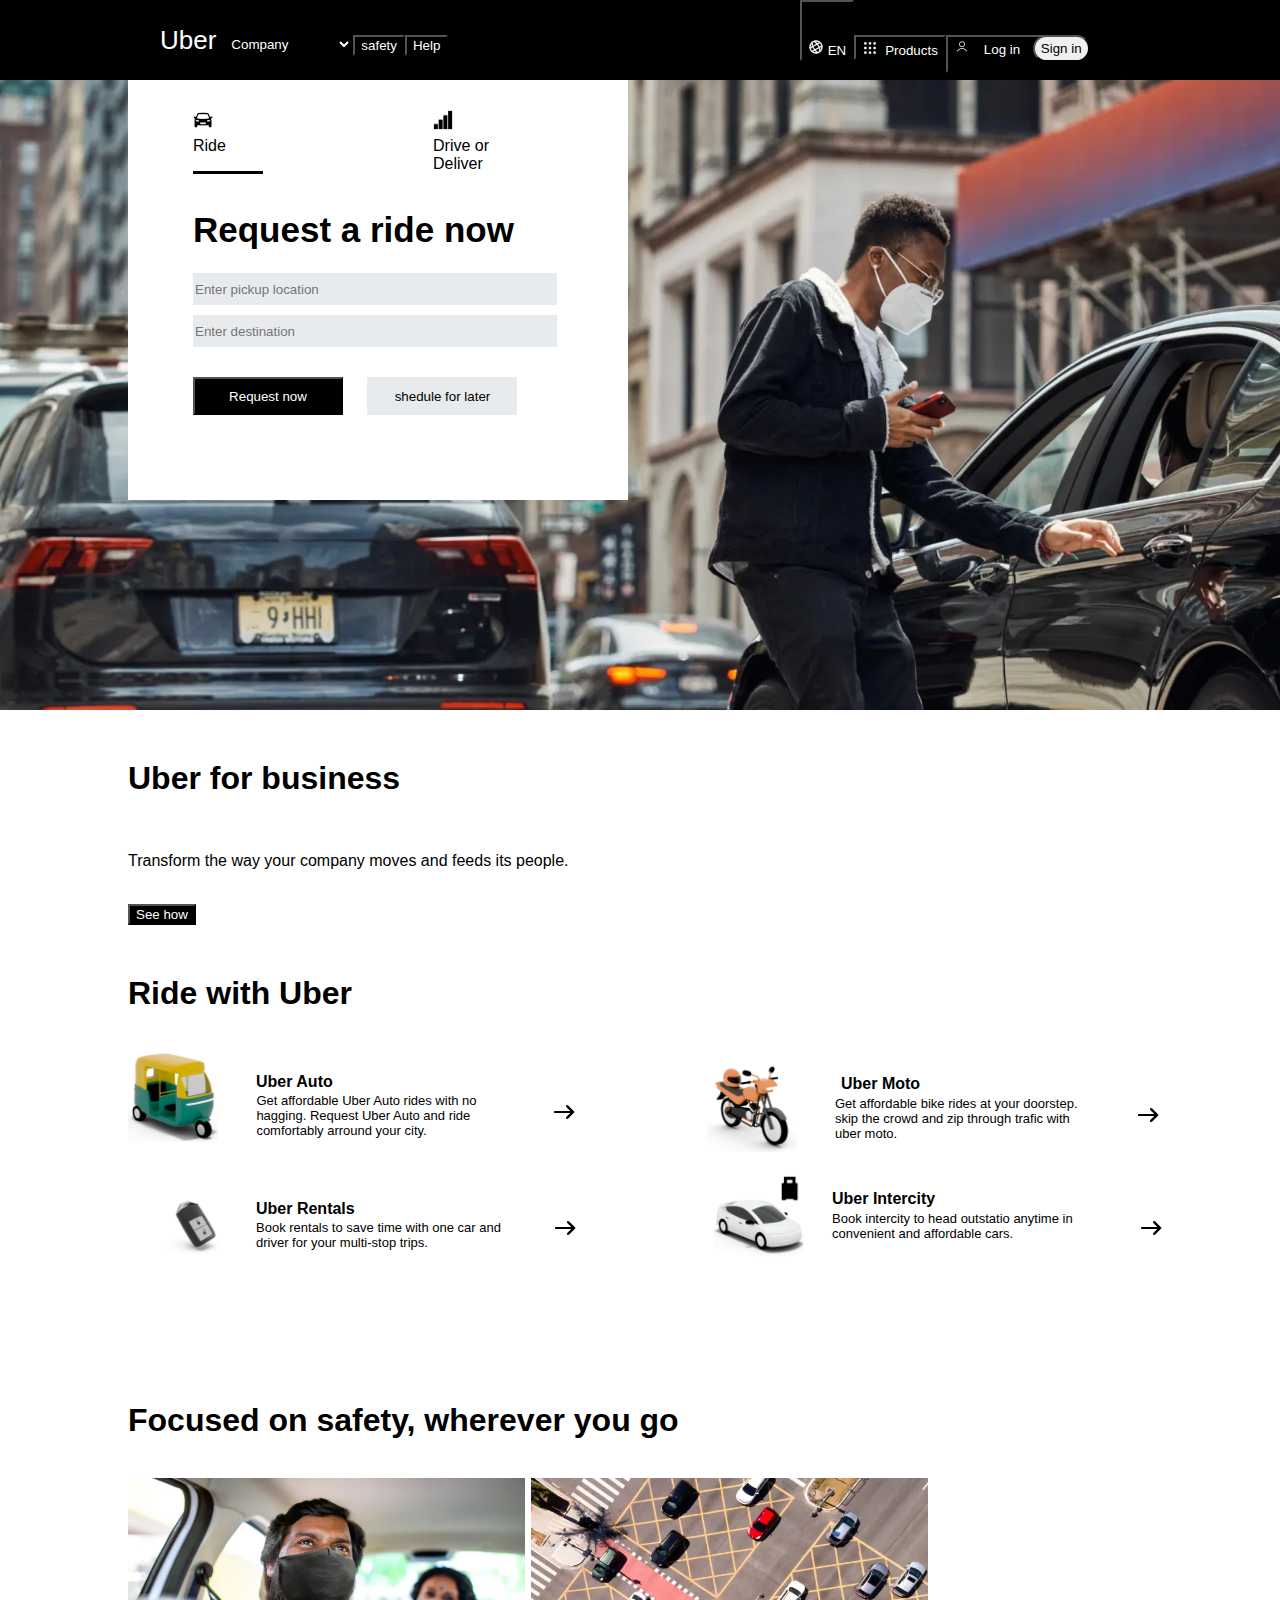
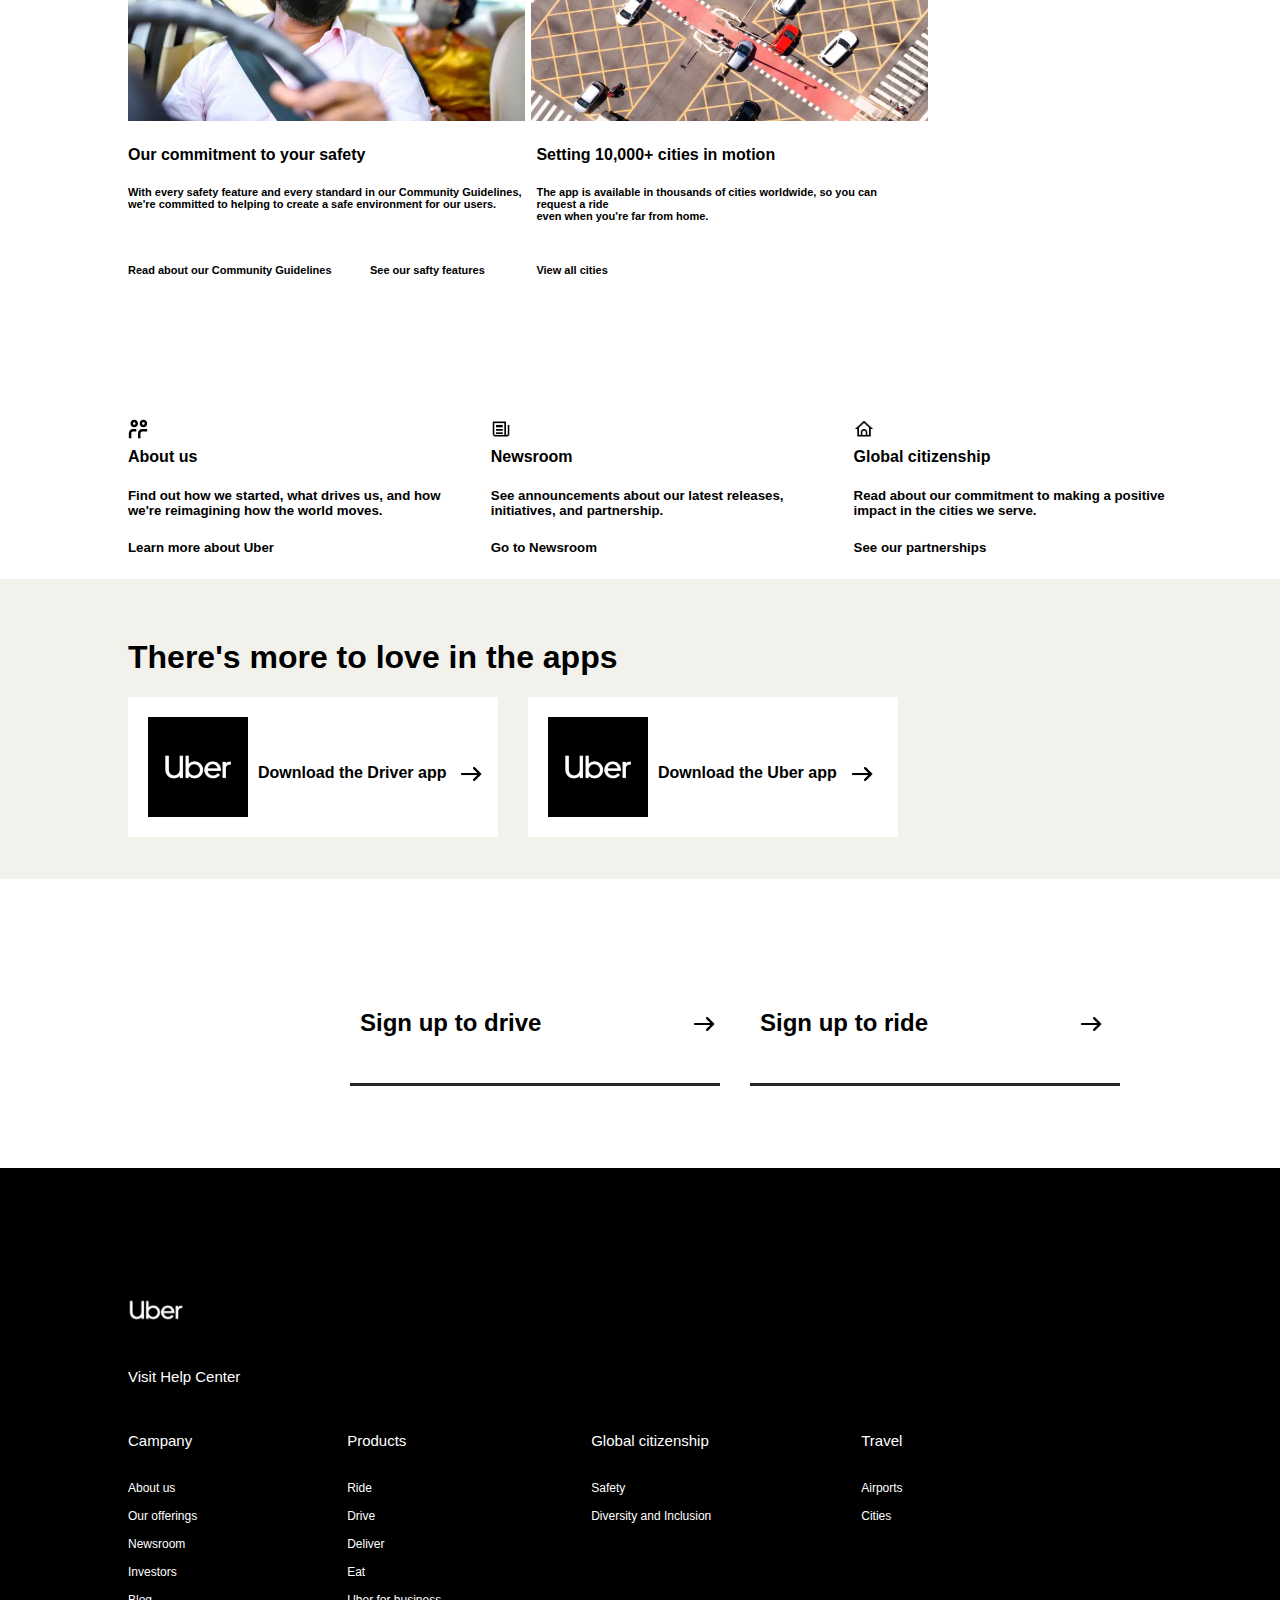
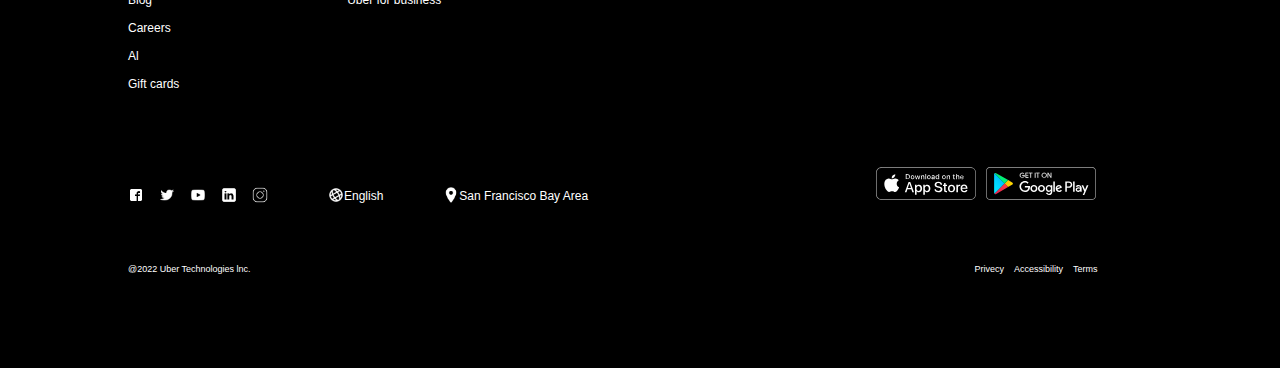
<file: index.html>
<!DOCTYPE html>
<html lang="en">
<head>
    <meta charset="UTF-8">
    <meta http-equiv="X-UA-Compatible" content="IE=edge">
    <meta name="viewport" content="width=device-width, initial-scale=1.0">
    <title>Uber Home</title>
    <link rel="stylesheet" href="style.css">
    <link rel="icon" href="image file/Rider-App-logo.webp" type="image/gif" sizes="16x16">
    
</head>
<body>
    <!---------------------------header start-------------------------------->

    <header class="">
        <div class="row-head-sec">
            <div class="head-box">
                <div class="sect-1">


                    <div class="icon">
                        <a href="index.html">
                            <span class="u">Uber</span>
                        </a>
                    </div>


                    <div class="menu">
                        <select name="Company"  id="menu-btn">
                            <option value="company">Company</option>
                            <option value="about us">About us</option>
                            <option value="our offering">our offering</option>
                            <option value="How uber works">How uber works</option>
                            <option value="Global citizenship">Global citizenship</option>
                            <option value="Newsroom">Newsroom</option>
                            <option value="Investor relations">Investor relations</option>
                            <option value="Blog">Blog</option>
                            <option value="Careers">Careers</option>
                        </select>
                    </div>


                    <div class="safety">
                        <button class="saf-btn" id="saf-btn">
                            <span class="saf">safety</span>
                        </button>
                    </div>


                    <div class="help">
                        <button class="help-btn">
                            <span class="hel">Help</span>
                        </button>
                    </div>

                </div>







                <div class="sect-2">


                    <div class="global">
                        <button class="glo-btn">
                            <img class="global-img" src="image file/icon-globe.png" alt="">
                            <a class="en">EN</a>
                        </button>

                    </div>


                    <div class="menu-2">
                        <button class="menu-btn">
                            <img class="menu-img" src="image file/icon-menu.png" alt="">
                            <p class="pr">Products</p>
                        </button>
                    
                    </div>


                    <div class="person">
                        <button class="person-btn">
                            <img class="person-img" src="image file/icon-person.png" alt="">
                            <p class="lg">Log in</p>
                        </button>
                    
                    </div>


                    <div class="sign">
                        <button class="sign-btn">
                            <a>Sign in</a>
                        </button>
                    
                    </div>
                
                </div>
            </div>
        </div>
    </header>

    <!-------------------------header end------------------------------------>
    <br>
    <!-------------------------SECTION FRIST START--------------------------->


    <section class="sec-1">
        <div class="sec-inner-div">
            <div class="row">
                <div class="box">
                    <div class="box-form">
                        <div class="ride-drive">
                            <div class="ride">
                                <img src="image file/icon-car.png" alt="" class="car-img">
                                <p class="ri">Ride</p>
                                <div class="line"></div>

                            </div>
                            <div class="drive">
                                <img src="image file/icon-signal.png" alt="" class="signal-img">
                                <p class="dri">Drive or <br> Deliver</p>

                            </div>
                            <h1 class="request">Request a ride now</h1>
                            <input type="text" class="pickup" placeholder="Enter pickup location">
                            <br>
                            <input type="text" class="destination" placeholder="Enter destination">
                            <br>
                            <button class="requ-btn">Request now</button>
                            <button class="shedu-btn">shedule for later</button>

                        </div>



                    </div>    




                </div> 
            </div>
        </div>
    </section>



    <!-------------------------SECTION FRIST END--------------------------->

    <!-------------------------section second start------------------------>

    <section class="section-2">
        <div class="container">
            <h1 class="txt-ubr">Uber for business</h1>
            <br>
            <P  class="txt-pera">Transform the way your company moves and feeds its people.</P>
            <br>
            <button class="btn-see">See how</button>
            <br>
            <h1 class="txt-ubr">Ride with Uber</h1>
            <br>



            <img src="image file/auto.webp" alt="" class="img-auto">
            <h4 class="auto">Uber Auto</h4>
            <p class="p-tag">Get affordable Uber Auto rides with no <br> hagging. Request Uber Auto and ride <br> comfortably arround your city.</p>
            <img src="image file/icon-arrow.png" alt="" class="arrow1">

            <img src="image file/bike.webp" alt="" class="img-bike">
            <h4 class="moto">Uber Moto</h4>
            <p class="p-tag">Get affordable bike rides at your doorstep. <br> skip the crowd and zip through trafic with <br> uber moto.</p>
            <img src="image file/icon-arrow.png" alt="" class="arrow2">



            <img src="image file/key.webp" alt="" class="img-key">
            <h4 class="rentals">Uber Rentals</h4>
            <p class="p-tag1">Book rentals to save time with one car and <br> driver for your multi-stop trips.</p>
            <img src="image file/icon-arrow.png" alt="" class="arrow3">

            <img src="image file/car.webp" alt="" class="img-car">
            <h4 class="intarcity">Uber Intercity</h4>
            <p class="p-tag2">Book intercity to head outstatio anytime in <br> convenient and affordable cars.</p>
            <img src="image file/icon-arrow.png" alt="" class="arrow4">
            <br>
            <br>
            <br>
            <br>
            <br>
            <br>
            <br>
            



            <h1 class="h1-focuse">Focused on safety, wherever you go</h1>
            <br>
            <img src="image file/driving.webp" alt="" class="img-drive">
            <img src="image file/trafic.webp" alt="" class="img-trafic">
            <h4 class="txt-pera2">Our commitment to your safety</h4>
            <h5 class="pera1">With every safety feature and every standard in our Community Guidelines,<br>
                we're committed to helping to create a safe environment for our users.
            </h5>
            <br>
            <h5 class="pera2">Read about our Community Guidelines </h5> 
            <h5 class="pera3">See our safty features</h5>


            <div class="div">
            <h4 class="txt-pera3">Setting 10,000+ cities in motion</h4>
            <h5 class="pera4">The app is available in thousands of cities worldwide, so you can request a ride <br> 
                even when you're far from home.</h5>
            <br>
            <h5 class="pera5">View all cities</h5>
            </div>
            <br>





        </div>
        
    </section>
    <!-------------------------section second end-------------------------->

    <!-------------------------section therd start-------------------------->
    <section>
        <div class="container2">
            <div class="p-3">
                <div id="img-1">
                    <img src="image file/icon-person.svg" alt="" class="img-1">
                    <h4 class="about">About us</h4>
                    <h5 class="find1">Find out how we started, what drives us, and how <br>
                        we're reimagining how the world moves.
                    </h5>
                    <h5 class="learn1">Learn more about Uber</h5>
                
                </div>
                <div id="img-2">
                    <img src="image file/icon-v=news.png" alt="" class="img-2">
                    <h4 class="about">Newsroom</h4>
                    <h5 class="see2">See announcements about our latest releases,<br>
                        initiatives, and partnership.
                    </h5>
                    <h5 class="go2">Go to Newsroom</h5>

                </div>
                <div id="img-3">
                    <img src="image file/icon-house.png" alt="" class="img-3">
                    <h4 class="about">Global citizenship</h4>
                    <h5 class="read3">
                        Read about our commitment to making a positive <br>
                        impact in the cities we serve.
                    </h5>
                    <h5 class="see3">See our partnerships</h5>


                </div>
            </div>

        </div>
    </section>
    <!-------------------------section therd end-------------------------->

    <!-------------------------section 4 start-------------------------->
    <section class="p-4">
        <div class="container-1">
            <div class="row">
                <div class="text">
                    <h1 class="text-pera">There's more to love in the apps</h1>
                </div>
                <div class="box1">
                    <img src="image file/Rider-App-logo.webp" alt="" class="logo">
                    <h4 class="logo-text">Download the Driver app</h4>
                    <img src="image file/icon-arrow.png" alt="" class="icon-arrow2">
                </div>
                <div class="box2">
                    <img src="image file/Rider-App-logo.webp" alt="" class="logo">
                    <h4 class="logo-text">Download the Uber app</h4>
                    <img src="image file/icon-arrow.png" alt="" class="icon-arrow2">
                </div>   
                  
            </div>
        </div>
    </section>

    <!-------------------------section 4 end-------------------------->


    <!-------------------------section 5 start-------------------------->
    <section class="p-4">
        <div class="container-next">
            <div class="row">
                <div class="box3">
                    <h2 class="logo-text1">Sign up to drive</h2>
                    <img src="image file/icon-arrow.png" alt="" class="icon-arrow3">
                    <div class="line-box"></div>
                </div>

                <div class="box4">
                    <h2 class="logo-text1">Sign up to ride</h2>
                    <img src="image file/icon-arrow.png" alt="" class="icon-arrow3">
                    <div class="line-box"></div>
                </div>
                
            </div>
        </div>
    </section>


    <!-------------------------section 5 end-------------------------->
    

    <!--------------------------Footer start-------------------------->
    <footer class="footer">
        <div class="container-foot">
            <div class="row">
                <div class="inner-foot">
                    <br><br><br><br><br><br>
                    <div class="lg-mar">
                        <img src="image file/Rider-App-logo.webp" alt="" width="80px" height="80px">
                    </div>
                    <p>Visit Help Center</p><br>
                    <div class="com-chart1">
                        <P>Campany <br><br>
                            <div class="foot-txt">
                                About us <br><br>
                                Our offerings <br><br>
                                Newsroom <br><br>
                                Investors <br><br>
                                Blog <br><br>
                                Careers <br><br>
                                Al <br><br>
                                Gift cards
                            </div>
                        </P>
                    </div>
                    <div class="com-chart2">
                        <P>Products <br><br>
                            <div class="foot-txt">
                                Ride <br><br>
                                Drive <br><br>
                                Deliver <br><br>
                                Eat <br><br>
                                Uber for business <br><br>
                                
                            </div>
                        </P>
                    </div>
                    <div class="com-chart3">
                        <P>Global citizenship <br><br>
                            <div class="foot-txt">
                                Safety <br><br>
                                Diversity and Inclusion<br><br>
                                
                            </div>
                        </P>
                    </div>
                    <div class="com-chart4">
                        <P>Travel <br><br>
                            <div class="foot-txt">
                                Airports <br><br>
                                Cities <br><br>
                                
                            </div>
                        </P>
                    </div>
                    <div class="social-media">
                        <img src="image file/icon-facebook.png" alt="" id="frt-icon" width="16px" height="16px">
                        <img src="image file/icon-twitter.png" alt="" id="icons" width="16px" height="16px">
                        <img src="image file/icon-youtube.png" alt="" id="icons" width="16px" height="16px">
                        <img src="image file/icon-linkedin.png" alt="" id="icons" width="16px" height="16px">
                        <img src="image file/icon-insta.png" alt="" id="icons" width="16px" height="16px">

                        <img src="image file/icon-globe.png" alt="" class="icons" width="16px" height="16px" >
                        <p class="eng">English</p>
                        <img src="image file/icon-location.png" alt="" class="icons1" width="16px" height="16px">
                        <p class="san">San Francisco Bay Area</p>
                        <div class="app-logo1">
                            <img src="image file/app-store-apple.svg">
                        </div>

                        <div class="app-logo2">
                            <img src="image file/app-store-google.svg">
                        </div>
                    </div>
                    <br><br><br><br>
                    <div class="copy-txt">
                        <p class="copy1">@2022 Uber Technologies lnc.</p>
                        <p class="copy2">Privecy</p>
                        <p class="copy3">Accessibility</p>
                        <p class="copy4">Terms</p>
                    </div>





                </div>
                
            </div>
            
        </div>


    </footer>



    <!--------------------------Footer end-------------------------->





    
</body>
</html>
</file>
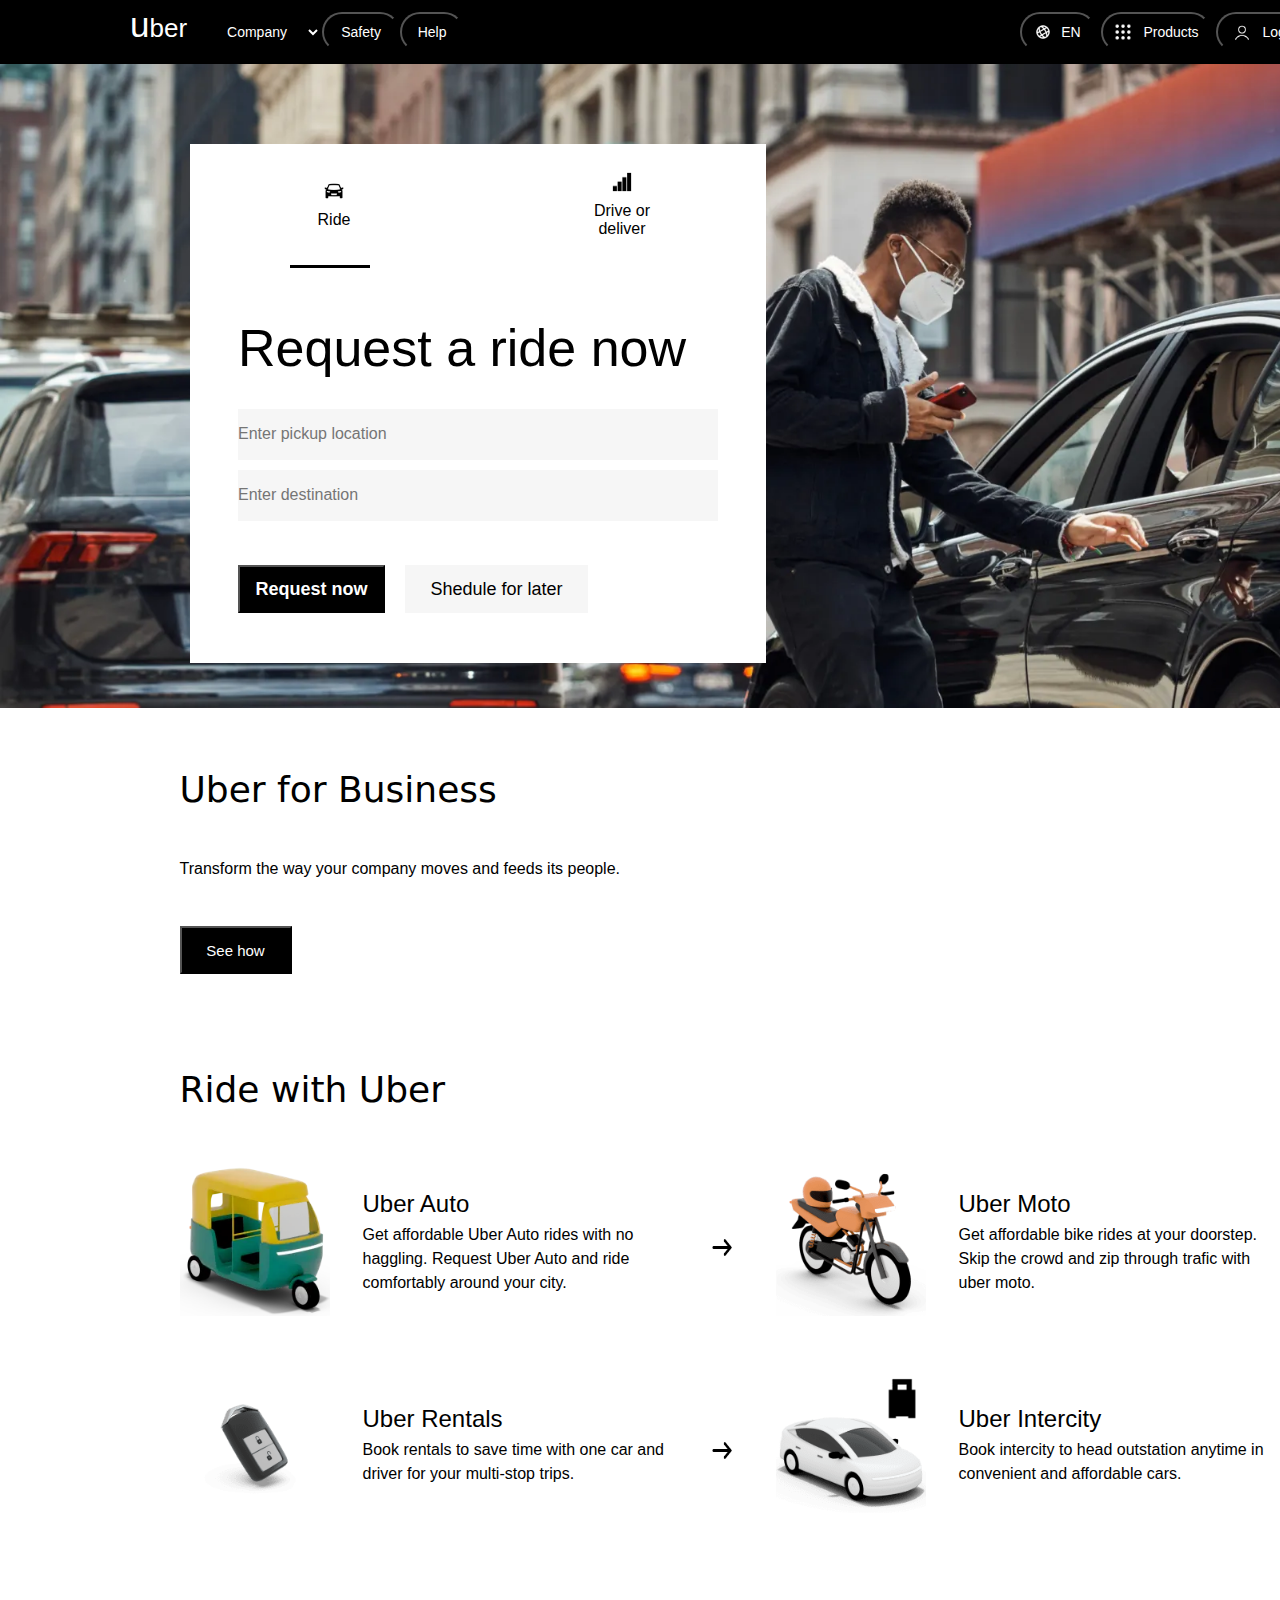
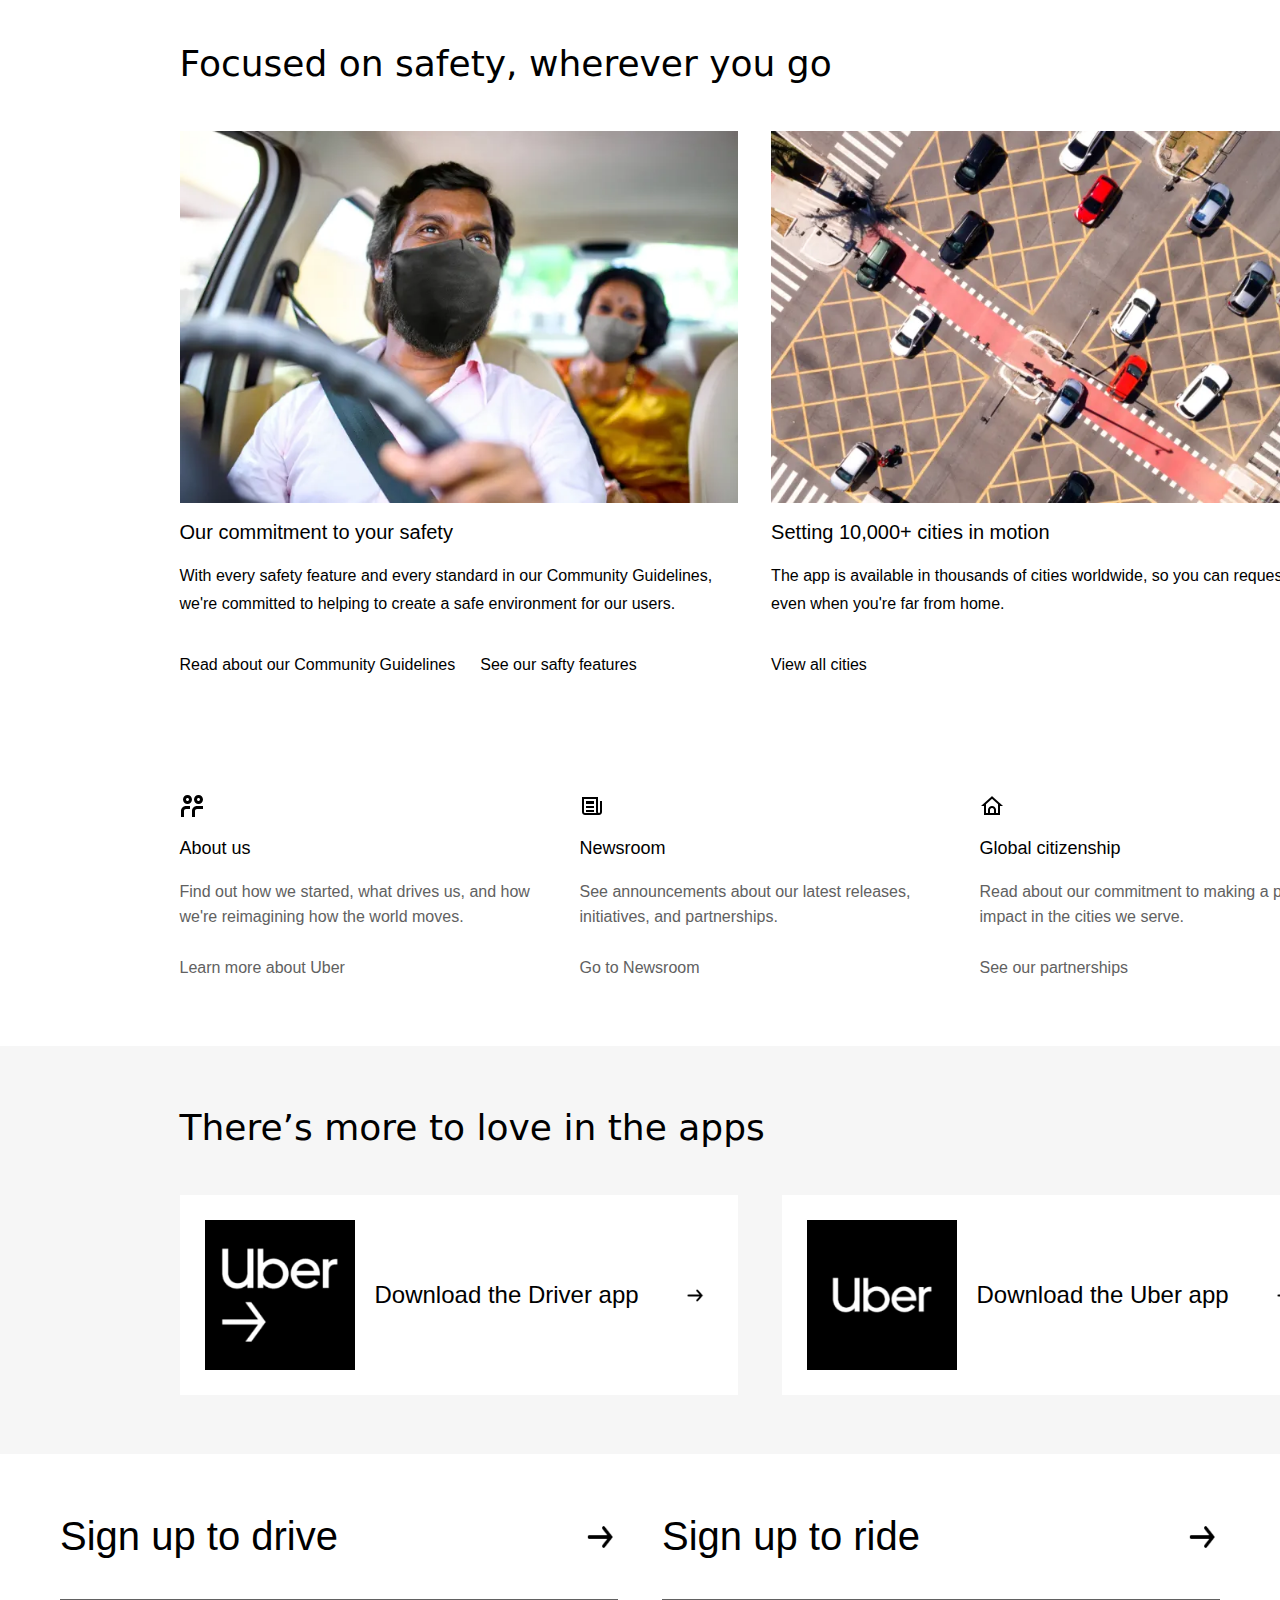
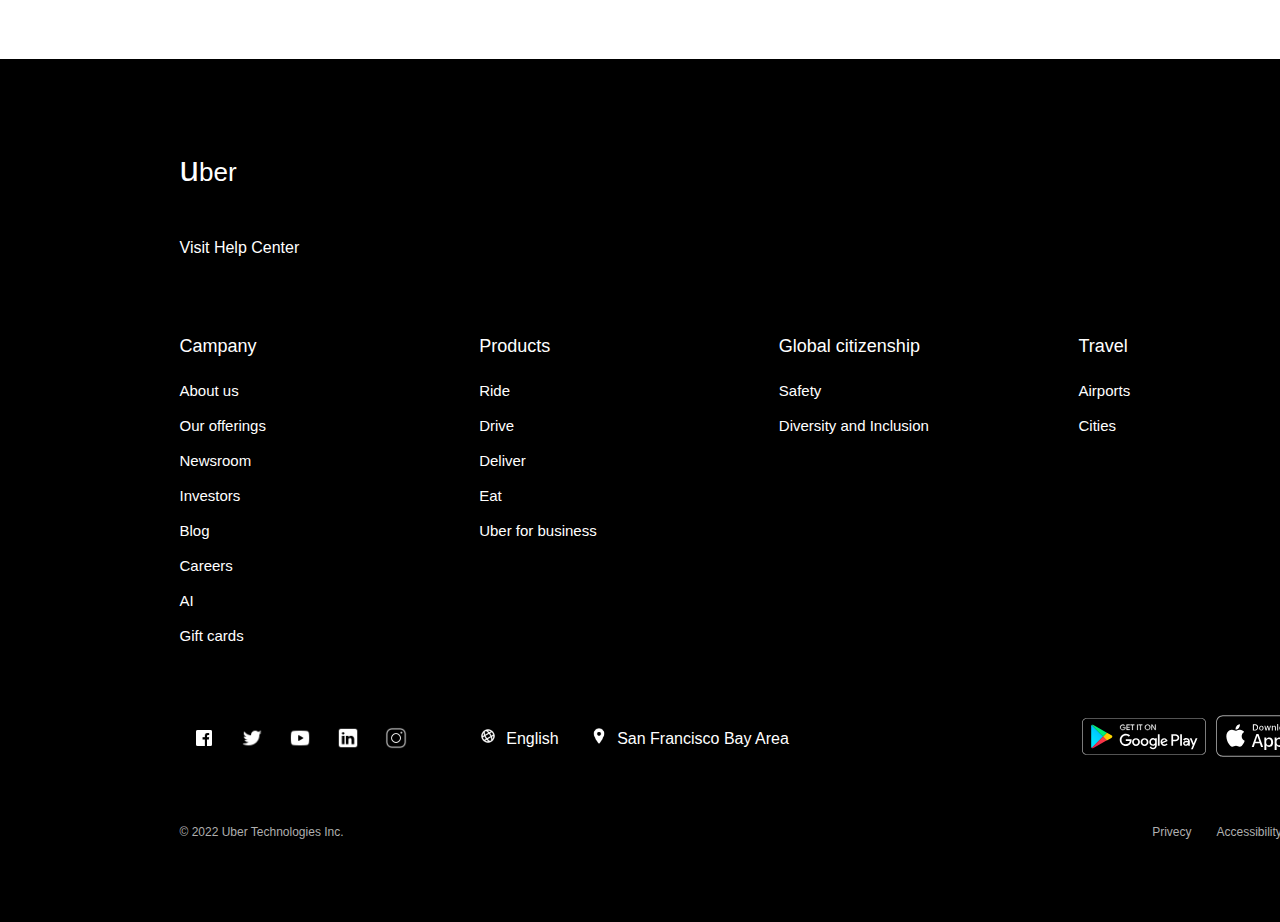
<file: image file/Uber.html>
<!DOCTYPE html>
<!-- saved from url=(0040)https://uber-home.netlify.app/index.html -->
<html lang="en"><head><meta http-equiv="Content-Type" content="text/html; charset=UTF-8">
    
    <meta http-equiv="X-UA-Compatible" content="IE=edge">
    <meta name="viewport" content="width=device-width, initial-scale=1.0">
    <title>Uber</title>
    <link rel="stylesheet" href="./Uber_files/index.css">
    <link rel="shortcut icon" href="https://uber-home.netlify.app/images/fevicon.png">
    
</head>
<body>
    <header>
        <div class="left-sec">
            <div class="icon"><a href="https://uber-home.netlify.app/index.html"><span class="u">u</span>ber</a>
            </div>  
            <div class="menu">
                <select name="company" id="">
                    <option value="company">Company </option>
                    <option value="about us">About us </option>
                    <option class="select-option" value="our offering">Our offering </option>
                    <option value="how to work">How uber works </option>
                    <option value="citizenship">Global citizenship </option>
                    <option value="newsroom">Newsroom </option>
                    <option value="investor relation">Investor relations </option>
                    <option value="blog">Blog </option>
                    <option value="careers">Careers </option>
                </select>
            </div>
            <div class="safty-btn">
                <button class="saf-btn"><a href="https://uber-home.netlify.app/index.html">Safety</a></button>
            </div>
            <div class="help-btn">
                <button class="help-btnn"><a href="https://uber-home.netlify.app/index.html">Help</a></button>
            </div>
        </div>

        <div class="right-sec">
            <div class="right-menu">
                
                <button>
                    <img class="glob-img" src="./Uber_files/icon-globe.png" alt="">
                   EN
                </button>
            
            </div>
            <div class="product-menu">
                <button>
                    <img class="menu-img" src="./Uber_files/icon-menu.png" alt="">
                  Products
                </button>
            </div>
            <div class="login-btn">
                <button>
                    <img class="person-img" src="./Uber_files/icon-person.png" alt="">Log In
                </button>
            </div>
            <div class="sign-btn">
                <button>Sign In</button>
            </div>
        </div>
    </header>

    <section class="section01">
        <div class="box">
            <div class="switch">
                <div class="ride-option">
                    <img src="./Uber_files/icon-car.png" alt="">
                    <p>Ride</p>
                </div>
                <div class="drive-option">
                    <img src="./Uber_files/icon-signal.png" alt="">
                    <p>Drive or<br>deliver</p>
                </div>
            </div>
            <div class="selecter">
                <div class="selected"></div>
            </div>
            <div class="request-form">
                <p>Request a ride now</p>
                <div class="input-div">
                    <input type="text" placeholder="Enter pickup location">
                    <input class="second-input" type="text" placeholder="Enter destination">
                </div>
                <div class="request-btn">
                    <button class="request-now">Request now</button>
                    <button class="shedule-later">Shedule for later</button>
                </div>
            </div>
        </div>
        <img src="./Uber_files/background-main.webp" alt="">
    </section>
   
    <section class="section02">
        <div class="bussines wd">
            <div class="margin">
                <h1>Uber for Business</h1>
                <p>Transform the way your company moves and feeds its people.</p>
                <button>See how</button>
            </div>
        </div>
         
        <div class="ride wd">
            <div class="margin">
                <h1 class="ride-heading">Ride with Uber</h1>
                <div class="mode-vehicle fuf">

                    <a href="https://uber-home.netlify.app/index.html#"> 
                        <div class="auto md">
                            <div class="image">
                                <img src="./Uber_files/auto.webp" alt="">
                            </div>
                            <div class="discr">
                                <h2>Uber Auto</h2>
                                <p>Get affordable Uber Auto rides with no haggling. Request Uber Auto and ride comfortably around your city.</p>
                            </div>
                            <div class="arrow">
                                <img src="./Uber_files/icon-arrow.png" alt="">
                            </div>
                        </div>
                    </a>

                    <a href="https://uber-home.netlify.app/index.html">
                        <div class="bike md">
                            <div class="image">
                                <img src="./Uber_files/bike.webp" alt="">
                            </div>
                            <div class="discr">
                                <h2>Uber Moto</h2>
                                <p>Get affordable bike rides at your doorstep. Skip the crowd and zip through trafic with uber moto. </p>
                            </div>
                            <div class="arrow">
                                <img src="./Uber_files/icon-arrow.png" alt="">
                            </div>
                        </div>
                    </a>

                    <a href="https://uber-home.netlify.app/index.html#">
                        <div class="rent md">
                            <div class="image">
                                <img src="./Uber_files/key.webp" alt="">
                            </div>
                            <div class="discr">
                                <h2>Uber Rentals</h2>
                                <p>Book rentals to save time with one car and driver for your multi-stop trips. </p>
                            </div>
                            <div class="arrow">
                                <img src="./Uber_files/icon-arrow.png" alt="">
                            </div>
                        </div>
                    </a>
                    
                    <a href="https://uber-home.netlify.app/index.html#">
                        <div class="intercity md">
                            <div class="image">
                                <img src="./Uber_files/car.webp" alt="">
                            </div>
                            <div class="discr">
                                <h2>Uber Intercity</h2>
                                <p>Book intercity to head outstation anytime in convenient and affordable cars.</p>
                            </div>
                            <div class="arrow">
                                <img src="./Uber_files/icon-arrow.png" alt="">
                            </div>
                        </div>
                    </a>
                </div>
            </div>  
        </div>

        <div class="safty wd">
            <div class="margin">
                <h1>Focused on safety, wherever you go</h1>
                <div class=" fuf">
                    <div class="driv">
                        <img src="./Uber_files/driving.webp" alt="">
                        <h3>Our commitment to your safety</h3>
                        <p>With every safety feature and every standard in our Community Guidelines, we're committed to helping to create a safe environment for our users.</p>
                        <div class="link">
                            <a href="https://uber-home.netlify.app/index.html#">Read about our Community Guidelines</a>
                            <a href="https://uber-home.netlify.app/index.html#">See our safty features</a>
                        </div>
                    </div>
                    <div class="cities">
                        <img src="./Uber_files/trafic.webp" alt="">
                        <h3>Setting 10,000+ cities in motion</h3>
                        <p>The app is available in thousands of cities worldwide, so you can request a ride even when you're far from home.</p>
                        <div class="link">
                            <a href="https://uber-home.netlify.app/index.html#">View all cities</a>
                        </div>
        
                    </div>
                </div>
            </div>
        </div>


        <div class="about wd">
            <div class="margin">
                <div class=" fuf">
                    <div class="about ad">
                        <img src="./Uber_files/icon-person.svg" alt="">
                        <h3>About us</h3>
                        <p>Find out how we started, what drives us, and how we're reimagining how the world moves.</p>
                        <a href="https://uber-home.netlify.app/index.html#">Learn more about Uber</a>
                    </div>

                    <div class="news ad">
                        <img src="./Uber_files/icon-v=news.png" alt="">
                        <h3>Newsroom</h3>
                        <p>See announcements about our latest releases, initiatives, and partnerships.</p>
                        <a href="https://uber-home.netlify.app/index.html#">Go to Newsroom</a>
                    </div>

                    <div class="citizenship ad">
                        <img src="./Uber_files/icon-house.png" alt="">
                        <h3>Global citizenship</h3>
                        <p>Read about our commitment to making a positive impact in the cities we serve.</p>
                        <a href="https://uber-home.netlify.app/index.html#">See our partnerships</a>
                    </div>
                </div>
            </div>
        </div>
    </section>

    <section class="section03">
        <div class="apps wd">
            <div class="margin">
                <h1>There’s more to love in the apps</h1>
                <div class="fuf">
                    <a href="https://uber-home.netlify.app/index.html#">
                        <div class="md td">
                            <img src="./Uber_files/Driver-App-logo.webp" alt="">
                            <h2>Download the Driver app</h2>
                            <img src="./Uber_files/icon-arrow.png" alt="" class="arrow">
                        </div>
                    </a>
                   
                    <a href="https://uber-home.netlify.app/index.html#">
                    <div class="md td">
                        <img src="./Uber_files/Rider-App-logo.webp" alt="">
                        <h2>Download the Uber app</h2>
                        <img src="./Uber_files/icon-arrow.png" alt="" class="arrow">
                    </div>
                   </a>
                </div>
            </div>
        </div>
    </section>

    <section class="section04">
        <div class="sign wd">
            <div class="margin">
                <div class="fuf">
                    <div>
                        <a href="https://uber-home.netlify.app/index.html">
                            <div class="fd">
                                <h1>Sign up to drive</h1>
                                <img src="./Uber_files/icon-arrow.png" alt="">
                                <div class="under-border"></div>
                            </div>
                        </a>
                    </div>

                    <div>
                        <a href="https://uber-home.netlify.app/index.html">
                            <div class="fd">
                                <h1>Sign up to ride</h1>
                                <img src="./Uber_files/icon-arrow.png" alt="">
                                <div class="under-border"></div>
                            </div>
                        </a>
                    </div>
                </div>
            </div>
        </div>
    </section>
    
    <footer>
        <div class="wd">
            <div class="margin">
                <div class="help-center">
                    <div class="company-name">
                        <a href="https://uber-home.netlify.app/index.html"><span class="u">u</span>ber</a>
                    </div>
                    <div class="help">
                        <a href="https://uber-home.netlify.app/index.html">Visit Help Center</a>
                        <div class="hover"></div>
        
                    </div>
                </div>
                
                <div class="furthers">
                    <div class="company fc">
                        <h4>Campany</h4>
                        <ul>
                            <li><a href="https://uber-home.netlify.app/index.html">About us</a></li>
                            <li><a href="https://uber-home.netlify.app/index.html">Our offerings</a></li>
                            <li><a href="https://uber-home.netlify.app/index.html">Newsroom</a></li>
                            <li><a href="https://uber-home.netlify.app/index.html">Investors</a></li>
                            <li><a href="https://uber-home.netlify.app/index.html">Blog</a></li>
                            <li><a href="https://uber-home.netlify.app/index.html">Careers</a></li>
                            <li><a href="https://uber-home.netlify.app/index.html">AI</a></li>
                            <li><a href="https://uber-home.netlify.app/index.html">Gift cards</a></li>
                            

                        </ul>
                    </div>
                    <div class="product fc">
                        <h4>Products</h4>
                        <ul>
                            <li><a href="https://uber-home.netlify.app/index.html">Ride</a></li>
                            <li><a href="https://uber-home.netlify.app/index.html">Drive</a></li>
                            <li><a href="https://uber-home.netlify.app/index.html">Deliver</a></li>
                            <li><a href="https://uber-home.netlify.app/index.html">Eat</a></li>
                            <li><a href="https://uber-home.netlify.app/index.html">Uber for business</a></li>
                        </ul>
                        
                    </div>
                    <div class="global-citizenship fc">
                        <h4>Global citizenship</h4>
                        <ul>
                            <li><a href="https://uber-home.netlify.app/index.html">Safety</a></li>
                            <li><a href="https://uber-home.netlify.app/index.html">Diversity and Inclusion</a></li>
                        </ul>
                    </div>
                    <div class="traval fc">
                        <h4>Travel</h4>
                        <ul>
                            <li><a href="https://uber-home.netlify.app/index.html">Airports</a></li>
                            <li><a href="https://uber-home.netlify.app/index.html">Cities</a></li>
                        </ul>
                    </div>
                </div>

                <div class="socials">
                    <div class="medias">
                        <a href="https://uber-home.netlify.app/index.html">
                             <div class="facebook sl">
                                <img src="./Uber_files/icon-facebook.png" alt="">
                            </div>
                        </a>
                        <a href="https://uber-home.netlify.app/index.html">
                            <div class="twitter sl">
                                <img src="./Uber_files/icon-twitter.png" alt="">
                            </div>
                        </a>

                        <a href="https://uber-home.netlify.app/index.html">
                            <div class="youtube sl">
                                 <img src="./Uber_files/icon-youtube.png" alt="">
                            </div>
                        </a>
                        <a href="https://uber-home.netlify.app/index.html">
                            <div class="linkedin sl">
                                <img src="./Uber_files/icon-linkedin.png" alt="">
                            </div>
                        </a>
                        <a href="https://uber-home.netlify.app/index.html">
                             
                            <div class="insta sl">
                                <img src="./Uber_files/icon-insta.png" alt="">
                            </div>
                        </a>
                        <a class="english" href="https://uber-home.netlify.app/index.html">
                            <div>
                                <img src="./Uber_files/icon-globe.png" alt="">English
                            </div>
                        </a>

                        <a class="location" href="https://uber-home.netlify.app/index.html">
                            <div>
                                <img src="./Uber_files/icon-location.png" alt="">San Francisco Bay Area
                            </div>
                        </a>
    
                    </div>
                    <div class="app">
                        <div class="google-app">
                            <a href="https://uber-home.netlify.app/index.html"><img src="./Uber_files/app-store-google.svg" alt=""></a>
                        </div>
                        <div class="apple-app">
                            <a href="https://uber-home.netlify.app/index.html"><img src="./Uber_files/app-store-apple.svg" alt=""></a>
                        </div>
                    </div>
                </div>
                <div class="copy">
                    <div class="copy-right">
                        <p>© 2022 Uber Technologies Inc. </p>
                    </div>
                    <div class="privecy">
                        <a href="https://uber-home.netlify.app/index.html">Privecy</a>
                        <a href="https://uber-home.netlify.app/index.html">Accessibility</a>
                        <a href="https://uber-home.netlify.app/index.html">Terms</a>
                    </div>
                </div>
            </div>
        </div>
        
    </footer>

</body></html>
</file>
<file: style.css>
.sect-1{
    width: 50%;
    height: 80px;
    background-color: black;
    float: left;
}
body{
    margin: 0;
    
}
.head-box{
    width: 100%;
    height: 40px;
    position: absolute;
}
.sect-2{
    float: left;
    width: 50%;
    height: 80px;
    background-color: black;
}
.u{
    color: #fff;
    font-family: sans-serif;
    text-decoration: none;
    float: left;
    font-size: 26px;
    margin-top: 25px;
    margin-left: 25%;
}
#menu-btn{
    float: left;
    align-items: center;
    background-color: black;
    color: #fff;
    border-radius: 25px;
    border-color: black;
    margin-top: 35px;
    margin-left: 10px;
}
#saf-btn{
    float: left;
    margin-top: 35px;
    background-color: black;
    
}
.saf{
    color: #fff;
    text-decoration: none;
}

.help-btn{
    float: left;
    margin-top: 35px;
    background-color: black;
}
.hel{
    color: #fff;
    text-decoration: none;
    background-color: black;
}







.glo-btn{
    background-color: black;
    float: left;
    margin-left: 25%;
}
.en{
    color: #fff;
}
.global-img{
    width: 16px;
    height: 16px;
    margin-top: 36px;
}
.menu-btn{
    float: left;
    margin-top: 35px;
    height: 25px;
    background-color: black;
}
.menu-img{
    width: 16px;
    height: 16px;
    float: left;
    margin-top: 2px;
}
.pr{
    color: #fff;
    float: left;
    margin-top: 5px;
    margin-left: 7px;
}
.lg{
    float: left;
    margin-left: 14px;
    margin-top: 4px;
}
.person-btn{
    float: left;
    width: 125px;
    color: #fff;
    background-color: black;
    margin-top: 35px;
}
.person-img{
    width: 16px;
    height: 16px;
    float: left;
}
.sign-btn{
    border-radius: 25px;
    padding-top: 4px;
    padding-bottom: 4px;
    margin-top: 35px;
    margin-left: -38px;
}









.sec-1{
    width: 100%;
    height: 630px;
    background-image: url(image\ file/background-main.webp);
    background-size: cover;
    margin-top: 62px;
    
}
.sec-inner-div{
    width: 100%;
    height: 630px;
    margin-top: 22px;   
}
.box{
    width: 100%;
    height: 630px;
}
.box-form{
    width: 500px;
    height: 420px;
    background-color: #fff;
    margin-top: 0px;
    margin-left: 10%;
    font-family: sans-serif;

}
.ride-drive{
    width: 100%;
    height: 130px;
}
.ride{
    width: 50%;
    height: 130px;
    float: left;
}
.drive{
    width: 50%;
    height: 130px;
    float: left;
}
.car-img{
    width: 20px;
    height: 20px;
    margin-left: 65px;
    margin-top: 30px;
}
.signal-img{
    width: 20px;
    height: 20px;
    margin-top: 30px;
    margin-left: 55px;
}
.line{
    width: 70px;
    height: 3px;
    background-color: black;
    margin-left: 65px;
    margin-top: 0px;
}
.ri{
    margin-left: 65px;
    margin-top: 3px;
}
.dri{
    margin-top: 3px;
    margin-left: 55px;
}
.request{
    margin-left: 65px;
    font-size: 35px;
}
.pickup{
    width: 360px;
    height: 30px;
    margin-left: 65px;
    background-color: rgb(232, 235, 238);
    border: rgb(232, 235, 238);
}
.destination{
    width: 360px;
    height: 30px;
    margin-left: 65px;
    margin-top: 10px;
    background-color: rgb(232, 235, 238);
    border: rgb(232, 235, 238);
}
.requ-btn{
    width: 150px;
    height: 38px;
    background-color: black;
    color: #fff;
    margin-left: 65px;
    margin-top: 30px;
}
.shedu-btn{
    width: 150px;
    height: 38px;
    background-color: rgb(232, 235, 238);
    border: rgb(232, 235, 238);
    margin-left: 20px;
    margin-top: 30px;

}












.txt-ubr{
    font-family: sans-serif;
    margin-left: 10%;
    margin-top: 50px;
}
.txt-pera{
    font-family: sans-serif;
    margin-left: 10%;
}
.btn-see{
    margin-left: 10%;
    background-color: black;
    color: #fff;
}
.img-auto{
    width: 90px;
    height: 90px;
    margin-left: 10%;
    float: left;
}
.auto{
    font-family: sans-serif;
    margin-left: 20%;
}
.p-tag{
    font-family: sans-serif;
    font-size: small;
    margin-top: -19px;
    margin-left: 3%;
    float: left;
}
.arrow1{
    width:30px;
    height: 30px;
    float: left;
    margin-left: 72px;
    margin-top: -15px;
}
.img-bike{
    width: 90px;
    height: 90px;
    margin-left: 10%;
    float: left;
    margin-top: -50px;
}
.moto{
    font-family: sans-serif;
    margin-left: 841px;
    margin-top: -37px
}
.p-tag{
    font-family: sans-serif;
    font-size: small;
    margin-top: -19px;
    margin-left: 3%;
}
.arrow2{
    width:30px;
    height: 30px;
    float: left;
    margin-left: 55px;
    margin-top: -15px;
}
.img-key{
    width: 90px;
    height: 90px;
    margin-left: -79%;
    margin-top: 64px;
}
.rentals{
    font-family: sans-serif;
    margin-left: 20%;
    margin-top: -73px
}
.p-tag1{
    font-family: sans-serif;
    font-size: small;
    margin-top: -19px;
    margin-left: 20%;
}
.arrow3{
    width:30px;
    height: 30px;
    float: left;
    margin-left: 550px;
    margin-top: -50px;
}
.img-car{
    width: 90px;
    height: 90px;
    margin-left: 714px;
    float: left;
    margin-top: -93px;
}
.intarcity{
    font-family: sans-serif;
    margin-left: 65%;
    margin-top: -73px
}
.p-tag2{
    font-family: sans-serif;
    font-size: small;
    margin-top: -18px;
    margin-left: 65%;
}
.arrow4{
    width:30px;
    height: 30px;
    float: left;
    margin-left: 1136px;
    margin-top: -50px;
}




.h1-focuse{
    font-family: sans-serif;
    margin-left: 10%;
}
.img-drive{
    width: 397px;
    height: 243px;
    margin-left: 10%;
    float: left;
}
.img-trafic{
    width: 397px;
    height: 243px;
    margin-left: .5%;
}

.txt-pera2{
    font-family: sans-serif;
    margin-left: 10%;
}
.pera1{
    font-family: sans-serif;
    margin-left: 10% ;
    font-size: 11px;
}
.pera2{
    font-family: sans-serif;
    margin-left: 10%;
    font-size: 11px;
    float: left;
}
.pera3{
    font-family: sans-serif;
    margin-left: 3%;
    font-size: 11px;
    float: left;
}

.txt-pera3{
    font-family: sans-serif;
    margin-left: 10%;
}
.pera4{
    font-family: sans-serif;
    margin-left: 10% ;
    font-size: 11px;
}
.pera5{
    font-family: sans-serif;
    margin-left: 10%;
    font-size: 11px;
    float: left;
    margin-top: 6px;
}
.div{
    float: left;
    margin-top: -121px;
    margin-left: 10px;
}

.person1{
    margin-left: -250%;
    margin-top: 30px;
    width: 20px;
    height: 20px;
}
.about{
    font-family: sans-serif;
    margin-left: -250%;
    margin-top: 5px;
}
.find-pera{
    font-family: sans-serif;
    margin-left: -250%;
    
}
.learn-pera{
    font-family: sans-serif;
    margin-left: -250%;
    margin-top: -10px;
}



.container2{
    width: 100%;
    height: 170px;
    margin-top: 145px;
}


#img-1{
    float: left;
    margin-left: 10%;
    margin-top: 10px;
    width: 350px;
    height: 150px;
    
}
.img-1{
    width: 20px;
    height: 20px;
}
.about{
    margin-left: 0%;
    font-family: sans-serif;
}
.find1{
    font-family: sans-serif;
}
.learn1{
    font-family: sans-serif;
}











#img-2{
    float: left;
    margin-left: 1%;
    margin-top: 10px;
    width: 350px;
    height: 150px;
    
}
.img-2{
    width: 20px;
    height: 20px;
}
.see2{
    font-family: sans-serif;
}
.go2{
    font-family: sans-serif;
}








#img-3{
    float: left;
    margin-left: 1%;
    margin-top: 10px;
    width: 350px;
    height: 150px;
    
}
.img-3{
    width: 20px;
    height: 20px;
}
.read3{
    font-family: sans-serif;
}
.see3{
    font-family: sans-serif;
}


.container-1{
    width: 100%;
    height: 300px;
    background-color: rgb(243, 241, 235);
    position: absolute;
}
.text-pera{
    font-family: sans-serif;
    margin-left: 10%;
    margin-top: 60px;
}
.box1{
    width: 370px;
    height: 140px;
    background-color: #fff;
    margin-left: 10%;
    float: left;
}
.logo{
    width: 100px;
    height: 100px;
    margin-top: 20px;
    margin-left: 20px;
    float: left;
}
.logo-text{
    float: left;
    font-family: sans-serif;
    margin-top: 67px;
    margin-left: 10px;
}
.icon-arrow2{
    width: 30px;
    height: 30px;
    margin-top: 62px;
    margin-left: 10px;
}
.box2{
    float: left;
    width: 370px;
    height: 140px;
    background-color: #fff;
    margin-left: 30px;
}



.p-4{
    width: 100%;
    height: 250px;
    background-color: #fff;
}
.container-next{
    width: 100%;
    height: 250px;
    position: absolute;
    padding-top: 90px;
    float: left;
}
.box3{
    float: left;
    width: 370px;
    height: 140px;
    margin-left: 350px;
}
.icon-arrow3{
    width: 30px;
    height: 30px;
    margin-top: 90px;
    margin-left: 148px;
}
.line-box{
    width: 370px;
    height: 3px;
    background-color: #292828;
    margin-top: 40px;
}
.logo-text1{
    float: left;
    font-family: sans-serif;
    margin-top: 90px;
    margin-left: 10px;
}
.box4{
    float: left;
    width: 370px;
    height: 140px;
    margin-left: 30px;
}




.footer{
    width: 100%;
    height: 800px;
    background-color: black;
    margin-top: 89px;
}
.container-foot{
    width: 100%;
    height: 600px;
}
.inner-foot{
    color: #fff;
    margin-left: 10%;
    margin-top: 15px;
    font-family: sans-serif;
    font-size: 15px;
}
.lg-mar{
    margin-left: -1%;
}
.foot-txt{
    font-size: 12px;
}
.com-chart1{
    float: left;
}
.com-chart2{
    float: left;
    margin-left: 150px;
}
.com-chart3{
    float: left;
    margin-left: 150px;
}
.com-chart4{
    float: left;
    margin-left: 150px;
}
.social-media{
    margin-top: 370px;
}
#icons{
    margin-left: 15px;
    float: left;
}
.icons{
    float: left;
    margin-left: 60px;
}
#frt-icon{
    float: left;
}
.icons1{
    float: left;
    margin-left: 60px;
}
.eng{
    float: left;
    margin-top: 2px;
    font-size: 12px;
}
.san{
    font-size: 12px;
    margin-top: 2px;
    float: left;
}
.app-logo1{
    float: left;
    margin-left: 25%;
    width: 100px;
    margin-top: -20px;
}
.app-logo2{
    float: left;
    margin-left: 10px;
    width: 110px;
    margin-top: -20px;
}


.copy-txt{
    font-size: 9px;
}
.copy1{
    float: left;
}
.copy2{
    float: left;
    margin-left: 724px;
}
.copy3{
    float: left;
    margin-left: 10px;
}
.copy4{
    float: left;
    margin-left: 10px;
}
</file>
<file: image file/Uber_files/index.css>
*{
    
    margin: 0;
    padding: 0;
    font-family:  sans-serif;;
}

:root{
    --white: #fff;
    --black: #000;
    --black-focused: #616161;
    --white-focused:#cdcdcd;
    --box:#f6f6f6;

}
header a{
    text-decoration: none;
    color: var(--white);
}
header{
    height: 64px;
    width: 1519px;
    background-color: var(--black);
}
.left-sec{
    
    height: inherit;
    width: 50%;
    display: flex;
    float: left;
    align-items: center;
    

}
.icon{
    font-size: 26px;
    padding-right: 35px;
    font-weight: 330;
    padding-bottom: 14px;
    padding-left: 130px;
}
span.u{
    font-size: 35px;
   
}
header select{
    border-color: #000;
    width: 100px;
    
}

header button, select{
    background-color: var(--black);
    height: 40px;
    color: var(--white);
    border-radius: 25px;
    font-size: 14px;
    font-weight: 500;

}
header button:hover, select:hover{
    background-color: var(--black-focused);
    transition: 400ms;
}
.saf-btn{
    width: 78px;
}
.help-btnn{
    width: 64px;
}
.right-sec{
    height: inherit;
    
    width: 50%;
    display: flex;
    justify-content: right;
    align-items: center;
    float: left;
}
.right-sec div{
    margin-left: 5px;
}
.right-menu{
    
    width: 76px;
}
.right-menu button{
    width: 76px;
    display: flex;
    align-items: center;
    justify-content: center;
}
.product-menu{
    width: 110px;
}
.product-menu button{
    width: 110px;
    display: flex;
   align-items: center;
   justify-content: center;
}
.login-btn{
    width: 100px;
}
.login-btn button{
    width: 100px;
    display: flex;
   align-items: center;
   justify-content: center;
}
.sign-btn{
    padding-right: 120px;
    width: 78px;
   
}
.sign-btn button{
    width: 78px;
    background-color: #fff;
    color: #000;
   
}
.sign-btn button:hover{
    background-color: var(--white-focused);
    transition: 300ms;

}
.glob-img{
     width: 16px;
     margin-right: 10px;
}
.menu-img{
    width: 20px;
    margin-right: 10px;
}
.person-img{
    width: 22px;
    margin-right: 10px;
}
.menu option{
    background-color: #fff;
    color: #000;
   
}


.section01{
    width: 1519px;
    height: 644px;
    font-family: sans-serif;
}
.section01 img{
    max-width: 100%;
    max-height: 100%;
    
}
.box{
    display: flex;
    flex-direction: column;
    padding-top: 80px;
    margin-left: 190px;
    position: absolute;
}
.switch{
    height: 121px;
    width: 576px;
    background-color: var(--white);
    display: flex;
    align-items: center;
    justify-content: space-around;
   
}
.switch img{
    width: 20px;
    height: 20px;
    padding-bottom: 10px;
}
.ride-option{
    height: inherit;
    width: 100px;
    display: flex;
    align-items: center;
    justify-content: center;
    flex-direction: column;
}
.drive-option{
    height: inherit;
    width: 100px;
    display: flex;
    align-items: center;
    justify-content: center;
    flex-direction: column;
}
.drive-option p{
    text-align: center;
}
.selecter{
    height: 3px;
    width: 576px;
    background-color: var(--white);
    border-bottom: #616161;
    
}
.selected{
    height: inherit;
    width: 80px;
    background-color: var(--black);
    margin-left: 100px;
}  

.request-form{
    width: 576px;
    height: 395px;
    background-color: var(--white);
    
    display: flex;
    align-items: center;
    justify-content: center;
    flex-direction: column;
}
.request-form p{
    width: 480px;
    font-size: 52px;
    font-weight: 500;

}
.input-div{
    width: 480px;
    height: 112px;
    margin-top: 31px;
    margin-bottom: 13px;
    display: flex;
    flex-direction: column;
}
.second-input{
    margin-top: 10px;
}
.input-div input{
    width: 480px;
    height: 52px;  
    border: none;
    background-color: var(--box);
    color: var(--black-focused);
}
::placeholder{
    font-size: 16px;
    text-align: left 10px;
}
.request-btn{
    height: 79px;
    width: 480px;
    display: flex;
    justify-content: left;
    align-items: flex-end;

}
.request-btn button{
    height: 48px;
    margin-right: 20px;

}
.request-now{
    width: 147px;
    background-color: var(--black);
    color: var(--white);
    font-size: 18px;
    font-weight: 600;
}
.request-now:hover{
    background-color: var(--black-focused);
    transition: 300ms;
    border: none;
}
.shedule-later{
    width: 183px;
    background-color: var(--box);
    color: var(--black);
    font-size: 18px;
    font-weight: 400;
    border: none;
    
}
.shedule-later:hover{
    background-color: var(--white-focused);
    transition: 300ms;
}
    
.section02{
    width: 1519px;
    
    font-family: sans-serif;
    
    display: flex;
    flex-direction: column;
   align-items: center;
}
 .wd{
    width: 1280px;  
   
}
.section02 .bussines{
    height: 300px;

   
}
.margin{
    display: flex;
    flex-direction: column;
    align-items: left;
    row-gap: 45px;
    margin: 60px;
   
}
.section02 h1,.section03 h1{
    line-height: 44px;
    font-weight: 500;
    font-size: 36px;
    font-family:  system-ui, "Helvetica Neue", Helvetica, Arial, sans-serif;;
}
.bussines p{
    font-size: 16px;
    line-height: 24px;
}
.bussines button{
    background-color: var(--black);
    color: var(--white);
    height: 48px;
    width: 112px;
    font-size: 15px;
    font-weight: 500;
}
.bussines button:hover{
    background-color: var(--black-focused);
    transition: 300ms;
    border: none;
}
.fuf{
    
    display: flex;
    flex-wrap: wrap;
    justify-content: space-between;
}
.md{
    display: flex;
   align-items: center;
}
.md .image img{
    height: 150px;
    width: 150px;
}
.md p{
    margin-top: 5px;
    line-height: 24px;
    font-size: 16px;
    font-weight: normal;
}
.fuf a{
    text-decoration: none;
    color: var(--black);
}
.fuf h2{
    font-size: 24px;
    font-weight: 500;
}
.md .arrow img{
    width: 28px;
    height: 35px;
}
.fuf .discr{
    width: 312px;
    display: flex;
    flex-direction: column;
    justify-content: center;
    margin: 33px;

}
.arrow{
    width: 36px;
    height: 25px;
}
.auto, .bike{
    margin-bottom: 40px;
}

.safty img{
    width: 558px;
    height: 372px;
}
.safty h3{
    font-size: 20px;
    font-weight: 500;
}
.safty p{
    line-height: 28px;
    font-weight: 300;
}
.safty .link{
    margin-top: 20px;
    display:flex;
    gap: 25px;
    
}
.safty .driv, .cities{
    width: 49%;
    display: flex;
    flex-direction: column;
    gap: 18px;
}
.ad{
    width: 360px;
    height: 192px;
    display: flex;
    flex-direction: column;
    gap: 20px;
}
.ad img{
    height: 24px;
    width: 24px;
}
.ad h3{
    font-weight: 400;
    font-size: 18px;
}
.ad p{
    font-weight: 300;
    color: #616161;
    line-height: 25px;
}
.ad a{
    margin-top: 10px;
    font-weight: 300;
    color: #616161;
}

.section03{
    width: 1519px;
    height: 408px;

    background-color: #f6f6f6;
    display: flex;
    justify-content: center;
}
.apps.md{
    width: 558px;
    height: 200px;
}
.td{
    background-color: var(--white);
    width: 558px;
    height: 200px;
    gap: 20px;

}
.td img{
    width: 150px;
    height: 150px;
    margin-left: 25px;
}
.td img.arrow{
    width: 22px;
    height: 25px;
}
.td h2{
    font-weight: 700px;
}

.section04{
    display: flex;
    justify-content: center;

}
.section04.fuf{
    display: flex;
    justify-content: space-between;
    flex-direction: row;
}
.section04 h1{
    font-size: 40px;
    font-weight: 500;
}
.section04 .fd{
    display: flex;
    flex-wrap: wrap;
    width: 558px;
    height: 85px;
    justify-content: space-between;
}
.section04 .fd img{
    width: 36px;
    height: 46px;
}
.section04 .fd .under-border{
    width: inherit;
    height: 0.5px;
    background-color: #616161;
    align-self: flex-end;
}


footer{
    background-color: var(--black);
    color: var(--white);
    width: 1519px;
    height: 863px;
    display: flex;
    justify-content: center;

}
footer a{
    text-decoration: none;
    color: var(--white);
}

footer .margin{
    gap: 36px;
}
.help-center{
    height: 179px;
    display: flex;
    flex-direction: column;
    gap: 20px;
}
.company-name{
    height: 112px;
    width: 756px;
    font-size: 26px;
    font-weight: 200;
    display: flex;
    align-items: center;
}
.help{
    height: 66px;
    width: 120px;
    display: flex;
    flex-wrap: wrap;
    
}
.help .hover{
    height: 2px;
    width: inherit;
    background-color: var(--white);
    align-self: flex-end;
    visibility: hidden;
}
.help:hover .hover{
    visibility: visible;
}
.furthers{
   height: 332px;
   display: flex;
   justify-content: space-between;
}
.furthers li{
    list-style: none;
}
.fc{
    height: inherit;
    width: 261px;
}
.fc h4{
    line-height: 24px;
    font-size: 18px;
    font-weight: 500;
}
.fc ul{
    margin-top: 15px;
}
.fc li{
    line-height: 35px;
    font-size: 15px;
    font-weight: 400;

}
.fc a:hover{
    color: var(--white-focused);
}
.socials{
    height: 72px;
    display: flex;
    justify-content: space-between;
    align-items: center;
}
.medias{
    display: flex;
    align-items: center;
}
.medias a:hover{
    background-color: #302A2A;
    transition: 500ms;
}
.sl{
    height: 48px;
    width: 48px;
    display: flex;
    justify-content: center;
    align-items: center;

}
.sl img{
    height: 22x;
    width: 22px;
}
.english{
    height: 36px;
    width: 100px;
    display: flex;
    justify-content: center;
    align-items: center;
    margin-left: 50px;
}
.english img, .location img{
    width: 16px;
    height: 16px;
    margin-right: 10px;
}
.location{
    width: 205px;
    height: 36px;
    display: flex;
    justify-content: center;
    align-items: center;
    margin-left: 18px;
}
.app{
    height: inherit;
    width: 261px;
    display: flex;
    justify-content: end;
    align-items: center;
    gap: 10px;
}
.app img{
    height: 37px;
    width: 124px;
}
.apple-app img{
    height: 42px;
}
.copy {
    height: 44px;
    display: flex;
    justify-content: space-between;
    align-items: center;
   
}
.copy * {
     color: #AFAFAF;
     font-size: 12px;
     font-weight: normal;
     line-height: 20px;
}
.copy .privecy{
    display: flex;
    justify-content: end;
    gap: 25px;
}
.copy .privecy a:hover{
    color: #302A2A;
}
</file>
